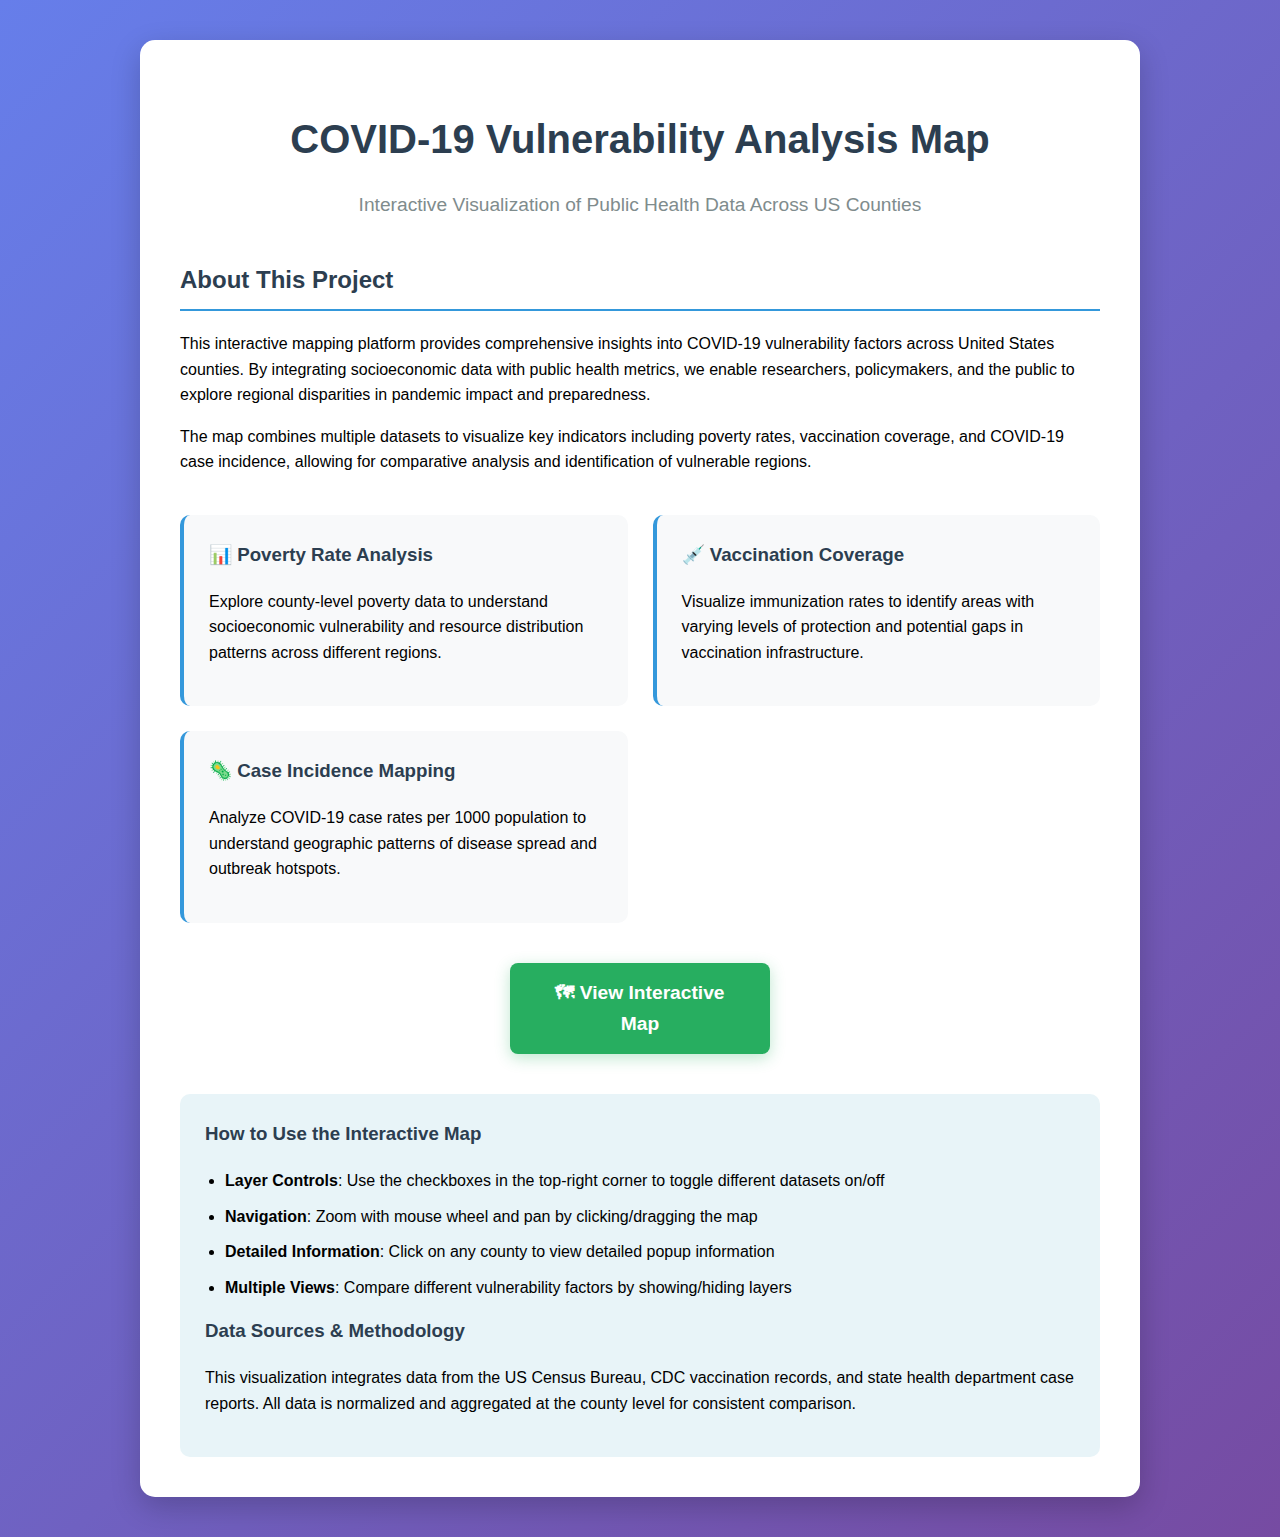
<file: index.html>
<!DOCTYPE html>
<html lang="en">
<head>
    <meta charset="UTF-8">
    <meta name="viewport" content="width=device-width, initial-scale=1.0">
    <title>COVID-19 Vulnerability Map</title>
    <style>
        body {
            font-family: Arial, sans-serif;
            max-width: 1000px;
            margin: 0 auto;
            padding: 40px 20px;
            line-height: 1.6;
            background: linear-gradient(135deg, #667eea 0%, #764ba2 100%);
            min-height: 100vh;
        }
        
        .container {
            background: white;
            padding: 40px;
            border-radius: 15px;
            box-shadow: 0 10px 30px rgba(0,0,0,0.2);
        }
        
        .header {
            text-align: center;
            margin-bottom: 40px;
        }
        
        .header h1 {
            color: #2c3e50;
            margin-bottom: 15px;
            font-size: 2.5em;
        }
        
        .header p {
            color: #7f8c8d;
            font-size: 1.2em;
        }
        
        .description {
            margin-bottom: 40px;
        }
        
        .description h2 {
            color: #2c3e50;
            border-bottom: 2px solid #3498db;
            padding-bottom: 10px;
        }
        
        .features {
            display: grid;
            grid-template-columns: repeat(auto-fit, minmax(300px, 1fr));
            gap: 25px;
            margin: 30px 0;
        }
        
        .feature-card {
            background: #f8f9fa;
            padding: 25px;
            border-radius: 10px;
            border-left: 4px solid #3498db;
        }
        
        .feature-card h3 {
            color: #2c3e50;
            margin-top: 0;
            display: flex;
            align-items: center;
            gap: 10px;
        }
        
        .fullscreen-button {
            display: block;
            width: 200px;
            margin: 40px auto;
            background: #27ae60;
            color: white;
            text-align: center;
            padding: 15px 30px;
            border-radius: 8px;
            text-decoration: none;
            font-size: 1.2em;
            font-weight: bold;
            transition: all 0.3s ease;
            box-shadow: 0 4px 15px rgba(39, 174, 96, 0.3);
        }
        
        .fullscreen-button:hover {
            background: #219653;
            transform: translateY(-2px);
            box-shadow: 0 6px 20px rgba(39, 174, 96, 0.4);
        }
        
        .instructions {
            background: #e8f4f8;
            padding: 25px;
            border-radius: 10px;
            margin-top: 30px;
        }
        
        .instructions h3 {
            color: #2c3e50;
            margin-top: 0;
        }
        
        .instructions ul {
            padding-left: 20px;
        }
        
        .instructions li {
            margin-bottom: 10px;
        }
    </style>
</head>
<body>
    <div class="container">
        <div class="header">
            <h1>COVID-19 Vulnerability Analysis Map</h1>
            <p>Interactive Visualization of Public Health Data Across US Counties</p>
        </div>

        <div class="description">
            <h2>About This Project</h2>
            <p>This interactive mapping platform provides comprehensive insights into COVID-19 vulnerability factors across United States counties. By integrating socioeconomic data with public health metrics, we enable researchers, policymakers, and the public to explore regional disparities in pandemic impact and preparedness.</p>
            
            <p>The map combines multiple datasets to visualize key indicators including poverty rates, vaccination coverage, and COVID-19 case incidence, allowing for comparative analysis and identification of vulnerable regions.</p>
        </div>

        <div class="features">
            <div class="feature-card">
                <h3>📊 Poverty Rate Analysis</h3>
                <p>Explore county-level poverty data to understand socioeconomic vulnerability and resource distribution patterns across different regions.</p>
            </div>
            
            <div class="feature-card">
                <h3>💉 Vaccination Coverage</h3>
                <p>Visualize immunization rates to identify areas with varying levels of protection and potential gaps in vaccination infrastructure.</p>
            </div>
            
            <div class="feature-card">
                <h3>🦠 Case Incidence Mapping</h3>
                <p>Analyze COVID-19 case rates per 1000 population to understand geographic patterns of disease spread and outbreak hotspots.</p>
            </div>
        </div>

        <a href="map.html" class="fullscreen-button" target="_blank">
            🗺 View Interactive Map
        </a>

        <div class="instructions">
            <h3>How to Use the Interactive Map</h3>
            <ul>
                <li><strong>Layer Controls</strong>: Use the checkboxes in the top-right corner to toggle different datasets on/off</li>
                <li><strong>Navigation</strong>: Zoom with mouse wheel and pan by clicking/dragging the map</li>
                <li><strong>Detailed Information</strong>: Click on any county to view detailed popup information</li>
                <li><strong>Multiple Views</strong>: Compare different vulnerability factors by showing/hiding layers</li>
            </ul>
            
            <h3>Data Sources & Methodology</h3>
            <p>This visualization integrates data from the US Census Bureau, CDC vaccination records, and state health department case reports. All data is normalized and aggregated at the county level for consistent comparison.</p>
        </div>
    </div>
</body>
</html>
</file>
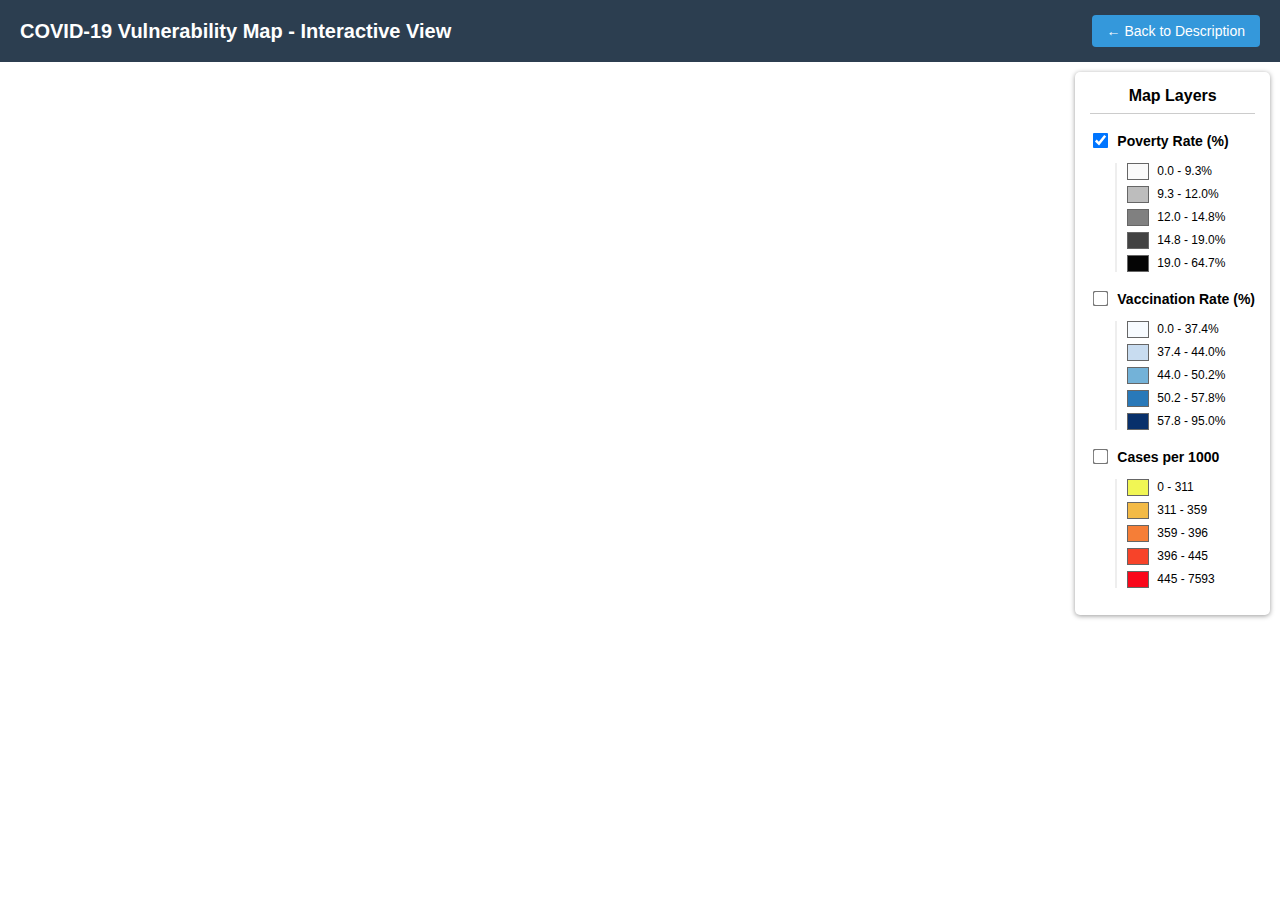
<file: fullscreen.html>
<!DOCTYPE html>
<html lang="en">
<head>
    <meta charset="UTF-8">
    <meta name="viewport" content="width=device-width, initial-scale=1.0">
    <title>COVID-19 Map - Full Screen</title>
    <style>
        body {
            margin: 0;
            padding: 0;
            font-family: Arial, sans-serif;
            height: 100vh;
            display: flex;
            flex-direction: column;
        }
        
        .header {
            background: #2c3e50;
            color: white;
            padding: 15px 20px;
            display: flex;
            justify-content: space-between;
            align-items: center;
            flex-shrink: 0;
        }
        
        .header h1 {
            margin: 0;
            font-size: 20px;
        }
        
        .back-button {
            background: #3498db;
            color: white;
            border: none;
            padding: 8px 15px;
            border-radius: 4px;
            cursor: pointer;
            text-decoration: none;
            font-size: 14px;
        }
        
        .back-button:hover {
            background: #2980b9;
        }
        
        #map-container {
            flex: 1;
            width: 100%;
            height: calc(100vh - 60px);
        }
        
        iframe {
            width: 100%;
            height: 100%;
            border: none;
        }
    </style>
</head>
<body>
    <div class="header">
        <h1>COVID-19 Vulnerability Map - Interactive View</h1>
        <a href="index.html" class="back-button">← Back to Description</a>
    </div>
    
    <div id="map-container">
        <iframe src="map.html"></iframe>
    </div>
</body>
</html>
</file>
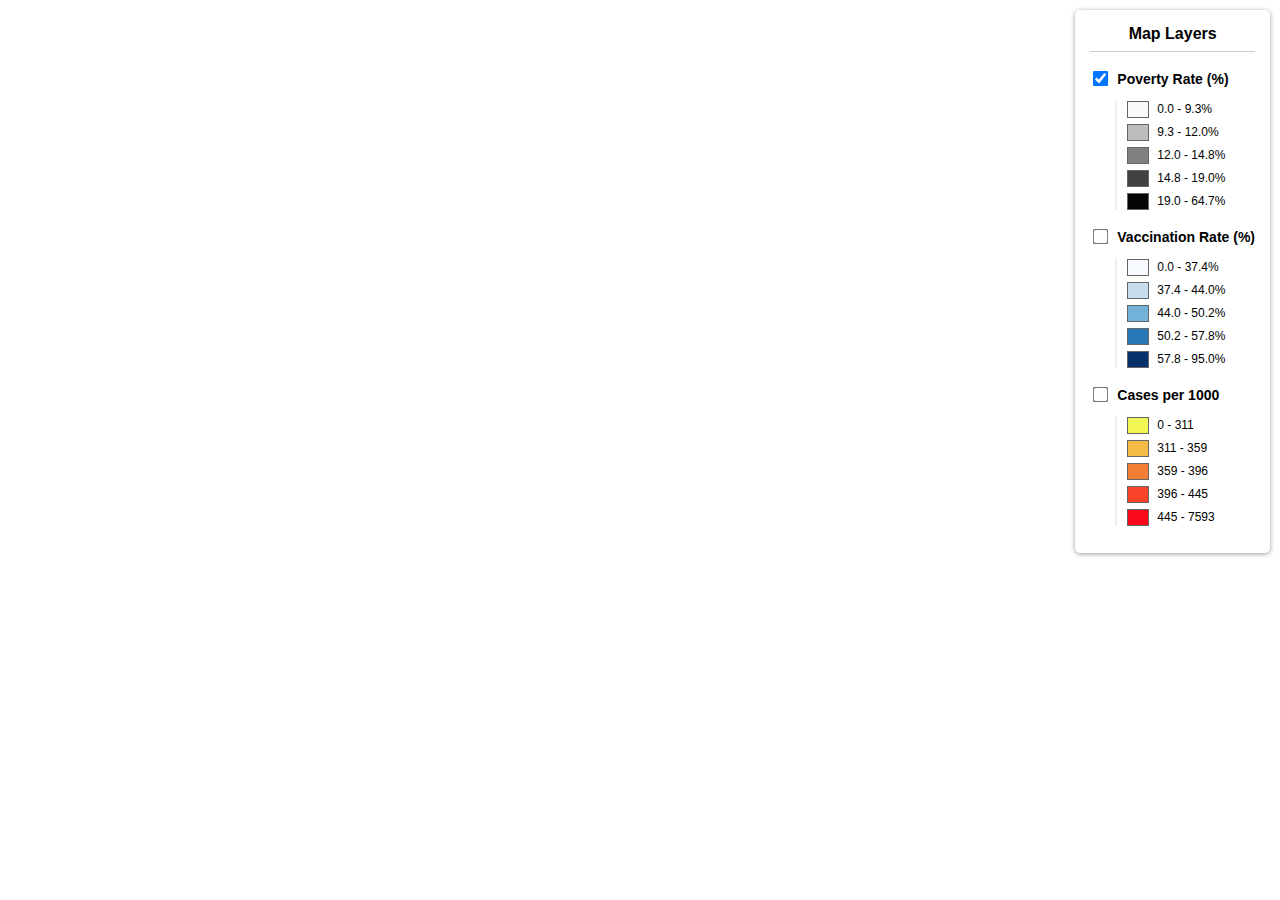
<file: map.html>
<!doctype html>
<html lang="en">
    <head>
        <meta charset="utf-8">
        <meta http-equiv="X-UA-Compatible" content="IE=edge">
        <meta name="viewport" content="initial-scale=1,user-scalable=no,maximum-scale=1,width=device-width">
        <meta name="mobile-web-app-capable" content="yes">
        <meta name="apple-mobile-web-app-capable" content="yes">
        <link rel="stylesheet" href="./resources/ol.css">
        <link rel="stylesheet" href="resources/fontawesome-all.min.css">
        <link href="resources/photon-geocoder-autocomplete.min.css" rel="stylesheet">
        <link rel="stylesheet" href="./resources/ol-layerswitcher.css">
        <link rel="stylesheet" href="./resources/qgis2web.css">
        <style>
        html, body {
            background-color: #ffffff;
        }
        .ol-control > * {
            background-color: #f8f8f8!important;
            color: #444444!important;
            border-radius: 0px;
        }
        .ol-attribution a, .gcd-gl-input::placeholder, .search-layer-input-search::placeholder {
            color: #444444!important;
        }
        .search-layer-input-search {
            background-color: #f8f8f8!important;
        }
        .ol-control > :focus, .ol-control >:hover {
            background-color: rgba(248, 248, 248, 0.7)!important;
        } 
        .ol-control {
            background-color: rgba(255,255,255,.4) !important;
            padding: 2px !important;
        } 
        </style>

        <style>
        html, body, #map {
            width: 100%;
            height: 100%;
            padding: 0;
            margin: 0;
        }
        
        /* Custom Layer Control Styles */
        .layer-control {
            position: absolute;
            top: 10px;
            right: 10px;
            background: white;
            padding: 15px;
            border-radius: 5px;
            box-shadow: 0 1px 5px rgba(0,0,0,0.4);
            z-index: 1000;
            max-width: 280px;
            font-family: Arial, sans-serif;
            font-size: 14px;
        }
        
        .layer-control-title {
            font-weight: bold;
            margin-bottom: 12px;
            text-align: center;
            border-bottom: 1px solid #ccc;
            padding-bottom: 8px;
            font-size: 16px;
        }
        
        .layer-item {
            margin-bottom: 12px;
        }
        
        .layer-header {
            display: flex;
            align-items: center;
            cursor: pointer;
            padding: 5px 0;
        }
        
        .layer-checkbox {
            margin-right: 10px;
            transform: scale(1.2);
        }
        
        .layer-label {
            font-weight: bold;
            flex-grow: 1;
            font-size: 14px;
        }
        
        .legend-section {
            margin-top: 8px;
            margin-left: 25px;
            border-left: 2px solid #eee;
            padding-left: 10px;
        }
        
        .legend-item {
            margin-bottom: 6px;
            display: flex;
            align-items: center;
        }
        
        .legend-color {
            width: 20px;
            height: 15px;
            margin-right: 8px;
            border: 1px solid #666;
            display: inline-block;
        }
        
        .legend-label {
            font-size: 12px;
            line-height: 1.3;
        }
        </style>
        <title>COVID-19 Vulnerability Map</title>
    </head>
    <body>
        <div id="map">
            <div id="popup" class="ol-popup">
                <a href="#" id="popup-closer" class="ol-popup-closer"></a>
                <div id="popup-content"></div>
            </div>
            
            <!-- Custom Layer Control -->
            <div class="layer-control">
                <div class="layer-control-title">Map Layers</div>
                
                <!-- Poverty Rate Layer -->
                <div class="layer-item">
                    <div class="layer-header">
                        <input type="checkbox" class="layer-checkbox" id="checkbox-poverty" checked>
                        <label class="layer-label" for="checkbox-poverty">Poverty Rate (%)</label>
                    </div>
                    <div class="legend-section">
                        <div class="legend-item">
                            <div class="legend-color" style="background-color: rgba(250,250,250,1.0)"></div>
                            <div class="legend-label">0.0 - 9.3%</div>
                        </div>
                        <div class="legend-item">
                            <div class="legend-color" style="background-color: rgba(189,189,189,1.0)"></div>
                            <div class="legend-label">9.3 - 12.0%</div>
                        </div>
                        <div class="legend-item">
                            <div class="legend-color" style="background-color: rgba(128,128,128,1.0)"></div>
                            <div class="legend-label">12.0 - 14.8%</div>
                        </div>
                        <div class="legend-item">
                            <div class="legend-color" style="background-color: rgba(66,66,66,1.0)"></div>
                            <div class="legend-label">14.8 - 19.0%</div>
                        </div>
                        <div class="legend-item">
                            <div class="legend-color" style="background-color: rgba(5,5,5,1.0)"></div>
                            <div class="legend-label">19.0 - 64.7%</div>
                        </div>
                    </div>
                </div>
                
                <!-- Vaccination Rate Layer -->
                <div class="layer-item">
                    <div class="layer-header">
                        <input type="checkbox" class="layer-checkbox" id="checkbox-vaccination">
                        <label class="layer-label" for="checkbox-vaccination">Vaccination Rate (%)</label>
                    </div>
                    <div class="legend-section">
                        <div class="legend-item">
                            <div class="legend-color" style="background-color: rgba(247,251,255,1.0)"></div>
                            <div class="legend-label">0.0 - 37.4%</div>
                        </div>
                        <div class="legend-item">
                            <div class="legend-color" style="background-color: rgba(200,220,240,1.0)"></div>
                            <div class="legend-label">37.4 - 44.0%</div>
                        </div>
                        <div class="legend-item">
                            <div class="legend-color" style="background-color: rgba(115,178,216,1.0)"></div>
                            <div class="legend-label">44.0 - 50.2%</div>
                        </div>
                        <div class="legend-item">
                            <div class="legend-color" style="background-color: rgba(41,121,185,1.0)"></div>
                            <div class="legend-label">50.2 - 57.8%</div>
                        </div>
                        <div class="legend-item">
                            <div class="legend-color" style="background-color: rgba(8,48,107,1.0)"></div>
                            <div class="legend-label">57.8 - 95.0%</div>
                        </div>
                    </div>
                </div>
                
                <!-- Cases per 1000 Layer -->
                <div class="layer-item">
                    <div class="layer-header">
                        <input type="checkbox" class="layer-checkbox" id="checkbox-cases">
                        <label class="layer-label" for="checkbox-cases">Cases per 1000</label>
                    </div>
                    <div class="legend-section">
                        <div class="legend-item">
                            <div class="legend-color" style="background-color: rgba(241,246,84,1.0)"></div>
                            <div class="legend-label">0 - 311</div>
                        </div>
                        <div class="legend-item">
                            <div class="legend-color" style="background-color: rgba(243,186,70,1.0)"></div>
                            <div class="legend-label">311 - 359</div>
                        </div>
                        <div class="legend-item">
                            <div class="legend-color" style="background-color: rgba(245,126,55,1.0)"></div>
                            <div class="legend-label">359 - 396</div>
                        </div>
                        <div class="legend-item">
                            <div class="legend-color" style="background-color: rgba(247,67,41,1.0)"></div>
                            <div class="legend-label">396 - 445</div>
                        </div>
                        <div class="legend-item">
                            <div class="legend-color" style="background-color: rgba(249,7,27,1.0)"></div>
                            <div class="legend-label">445 - 7593</div>
                        </div>
                    </div>
                </div>
            </div>
        </div>
        
        <script src="resources/qgis2web_expressions.js"></script>
        <script src="./resources/functions.js"></script>
        <script src="./resources/ol.js"></script>
        <script src="./resources/ol-layerswitcher.js"></script>
        <script src="resources/photon-geocoder-autocomplete.min.js"></script>
        
        <!-- Updated GitHub Release Links -->
        <script src="https://github.com/KIAChy21/COVID-19-Situation-USA-2023/releases/download/V1.0/COVID19casesper1000population_2.js"></script>
        <script src="https://github.com/KIAChy21/COVID-19-Situation-USA-2023/releases/download/V1.0/COVID19VaccinationRate_1.js"></script>
        <script src="https://github.com/KIAChy21/COVID-19-Situation-USA-2023/releases/download/V1.0/PovertyratebyCountyin2023_0.js"></script>
        <script src="https://github.com/KIAChy21/COVID-19-Situation-USA-2023/releases/download/V1.0/layers.js"></script>
        
        <!-- Style files - you'll need to provide these or remove if not available -->
        <script src="styles/PovertyratebyCountyin2023_0_style.js"></script>
        <script src="styles/COVID19VaccinationRate_1_style.js"></script>
        <script src="styles/COVID19casesper1000population_2_style.js"></script>
        
        <script src="./resources/Autolinker.min.js"></script>
        <script src="./resources/qgis2web.js"></script>
        
        <script>
        // Debug function to check what's loaded
        function debugLayers() {
            console.log("=== DEBUG LAYER INFORMATION ===");
            console.log("Map object:", typeof map !== 'undefined' ? "Exists" : "UNDEFINED");
            
            if (typeof map !== 'undefined') {
                const layers = map.getLayers();
                console.log("Total layers in map:", layers.getLength());
                
                layers.forEach(function(layer, index) {
                    console.log(Layer ${index}:, {
                        title: layer.get('title'),
                        visible: layer.getVisible(),
                        type: layer.get('type'),
                        className: layer.constructor.name
                    });
                });
            }
            
            // Check global layer variables
            console.log("Global layer variables:");
            console.log("layer_PovertyratebyCountyin2023_0:", typeof layer_PovertyratebyCountyin2023_0);
            console.log("layer_COVID19VaccinationRate_1:", typeof layer_COVID19VaccinationRate_1);
            console.log("layer_COVID19casesper1000population_2:", typeof layer_COVID19casesper1000population_2);
        }

        // Enhanced layer control initialization
        document.addEventListener('DOMContentLoaded', function() {
            console.log("DOM loaded, initializing map...");
            
            // Wait a bit longer for all scripts to load
            setTimeout(function() {
                initializeLayerControls();
                // Debug after initialization
                setTimeout(debugLayers, 500);
            }, 2000);
        });

        function initializeLayerControls() {
            console.log("=== INITIALIZING LAYER CONTROLS ===");
            
            // Check if map exists
            if (typeof map === 'undefined') {
                console.error("✗ Map object is not defined!");
                alert("Map failed to load. Please check the browser console for errors.");
                return;
            }
            
            console.log("✓ Map object found");

            // Add OpenStreetMap as base layer if not already present
            let hasOSM = false;
            map.getLayers().forEach(function(layer) {
                if (layer.get('title') === 'OpenStreetMap' || layer instanceof ol.layer.Tile) {
                    hasOSM = true;
                }
            });
            
            if (!hasOSM) {
                var osmLayer = new ol.layer.Tile({
                    title: 'OpenStreetMap',
                    type: 'base',
                    visible: true,
                    source: new ol.source.OSM()
                });
                map.getLayers().insertAt(0, osmLayer);
                console.log("✓ OpenStreetMap base layer added");
            }

            // Find layers using multiple methods
            let povertyLayer, vaccinationLayer, casesLayer;
            
            // Method 1: Check global variables (from your JS files)
            if (typeof layer_PovertyratebyCountyin2023_0 !== 'undefined') {
                povertyLayer = layer_PovertyratebyCountyin2023_0;
                console.log("✓ Poverty layer found via global variable");
            }
            if (typeof layer_COVID19VaccinationRate_1 !== 'undefined') {
                vaccinationLayer = layer_COVID19VaccinationRate_1;
                console.log("✓ Vaccination layer found via global variable");
            }
            if (typeof layer_COVID19casesper1000population_2 !== 'undefined') {
                casesLayer = layer_COVID19casesper1000population_2;
                console.log("✓ Cases layer found via global variable");
            }

            // Method 2: Search by layer title in map
            if (!povertyLayer || !vaccinationLayer || !casesLayer) {
                console.log("Searching for layers by title...");
                map.getLayers().forEach(function(layer) {
                    const title = layer.get('title');
                    if (!title) return;
                    
                    console.log("Found layer with title:", title);
                    
                    if (title.includes('Poverty') || title.includes('poverty')) {
                        povertyLayer = layer;
                        console.log("✓ Identified as Poverty layer");
                    } else if (title.includes('Vaccination') || title.includes('vaccination')) {
                        vaccinationLayer = layer;
                        console.log("✓ Identified as Vaccination layer");
                    } else if (title.includes('Cases') || title.includes('cases')) {
                        casesLayer = layer;
                        console.log("✓ Identified as Cases layer");
                    }
                });
            }

            // Method 3: Use layer order (data layers are typically added last)
            if (!povertyLayer || !vaccinationLayer || !casesLayer) {
                console.log("Trying to identify layers by position...");
                const layers = map.getLayers().getArray();
                const dataLayers = [];
                
                // Collect non-base layers
                for (let i = 0; i < layers.length; i++) {
                    if (layers[i].get('type') !== 'base') {
                        dataLayers.push(layers[i]);
                    }
                }
                
                console.log("Found", dataLayers.length, "data layers");
                
                // Assign by position if we have exactly 3 layers
                if (dataLayers.length >= 3) {
                    povertyLayer = dataLayers[0];
                    vaccinationLayer = dataLayers[1];
                    casesLayer = dataLayers[2];
                    console.log("✓ Assigned layers by position");
                }
            }

            // Set initial visibility
            if (povertyLayer) {
                povertyLayer.setVisible(true);
                console.log("✓ Poverty layer set to VISIBLE");
            } else {
                console.error("✗ Poverty layer NOT FOUND");
            }
            
            if (vaccinationLayer) {
                vaccinationLayer.setVisible(false);
                console.log("✓ Vaccination layer set to HIDDEN");
            } else {
                console.error("✗ Vaccination layer NOT FOUND");
            }
            
            if (casesLayer) {
                casesLayer.setVisible(false);
                console.log("✓ Cases layer set to HIDDEN");
            } else {
                console.error("✗ Cases layer NOT FOUND");
            }

            // Setup checkbox event handlers
            setupCheckboxHandlers(povertyLayer, vaccinationLayer, casesLayer);
            
            console.log("=== LAYER CONTROLS INITIALIZATION COMPLETE ===");
            
            // Force map refresh
            map.updateSize();
            map.render();
        }

        function setupCheckboxHandlers(povertyLayer, vaccinationLayer, casesLayer) {
            const povertyCheckbox = document.getElementById('checkbox-poverty');
            const vaccinationCheckbox = document.getElementById('checkbox-vaccination');
            const casesCheckbox = document.getElementById('checkbox-cases');

            // Poverty layer control
            if (povertyLayer && povertyCheckbox) {
                povertyCheckbox.addEventListener('change', function(e) {
                    console.log("Poverty checkbox changed to:", e.target.checked);
                    povertyLayer.setVisible(e.target.checked);
                });
            }

            // Vaccination layer control
            if (vaccinationLayer && vaccinationCheckbox) {
                vaccinationCheckbox.addEventListener('change', function(e) {
                    console.log("Vaccination checkbox changed to:", e.target.checked);
                    vaccinationLayer.setVisible(e.target.checked);
                });
            }

            // Cases layer control
            if (casesLayer && casesCheckbox) {
                casesCheckbox.addEventListener('change', function(e) {
                    console.log("Cases checkbox changed to:", e.target.checked);
                    casesLayer.setVisible(e.target.checked);
                });
            }

            // Add click handlers for labels
            document.querySelectorAll('.layer-label').forEach(function(label) {
                label.addEventListener('click', function() {
                    const checkbox = this.previousElementSibling;
                    if (checkbox) {
                        checkbox.checked = !checkbox.checked;
                        checkbox.dispatchEvent(new Event('change'));
                    }
                });
            });
        }

        // Error handling for failed resource loading
        window.addEventListener('error', function(e) {
            console.error('Script loading error:', e);
        });
        </script>
    </body>
</html>
</file>
<file: resources/ol.css>
<<<<<<< HEAD
<<<<<<< HEAD
.ol-box{box-sizing:border-box;border-radius:2px;border:2px solid #00f}.ol-mouse-position{top:8px;right:8px;position:absolute}.ol-scale-line{background:rgba(0,60,136,.3);border-radius:4px;bottom:8px;left:8px;padding:2px;position:absolute}.ol-scale-line-inner{border:1px solid #eee;border-top:none;color:#eee;font-size:10px;text-align:center;margin:1px;will-change:contents,width;transition:all .25s}.ol-scale-bar{position:absolute;bottom:8px;left:8px}.ol-scale-step-marker{width:1px;height:15px;background-color:#000;float:right;z-Index:10}.ol-scale-step-text{position:absolute;bottom:-5px;font-size:12px;z-Index:11;color:#000;text-shadow:-2px 0 #fff,0 2px #fff,2px 0 #fff,0 -2px #fff}.ol-scale-text{position:absolute;font-size:14px;text-align:center;bottom:25px;color:#000;text-shadow:-2px 0 #fff,0 2px #fff,2px 0 #fff,0 -2px #fff}.ol-scale-singlebar{position:relative;height:10px;z-Index:9;box-sizing:border-box;border:1px solid #000}.ol-unsupported{display:none}.ol-unselectable,.ol-viewport{-webkit-touch-callout:none;-webkit-user-select:none;-moz-user-select:none;-ms-user-select:none;user-select:none;-webkit-tap-highlight-color:transparent}.ol-selectable{-webkit-touch-callout:default;-webkit-user-select:text;-moz-user-select:text;-ms-user-select:text;user-select:text}.ol-grabbing{cursor:-webkit-grabbing;cursor:-moz-grabbing;cursor:grabbing}.ol-grab{cursor:move;cursor:-webkit-grab;cursor:-moz-grab;cursor:grab}.ol-control{position:absolute;background-color:rgba(255,255,255,.4);border-radius:4px;padding:2px}.ol-control:hover{background-color:rgba(255,255,255,.6)}.ol-zoom{top:.5em;left:.5em}.ol-rotate{top:.5em;right:.5em;transition:opacity .25s linear,visibility 0s linear}.ol-rotate.ol-hidden{opacity:0;visibility:hidden;transition:opacity .25s linear,visibility 0s linear .25s}.ol-zoom-extent{top:4.643em;left:.5em}.ol-full-screen{right:.5em;top:.5em}.ol-control button{display:block;margin:1px;padding:0;color:#fff;font-size:1.14em;font-weight:700;text-decoration:none;text-align:center;height:1.375em;width:1.375em;line-height:.4em;background-color:rgba(0,60,136,.5);border:none;border-radius:2px}.ol-control button::-moz-focus-inner{border:none;padding:0}.ol-zoom-extent button{line-height:1.4em}.ol-compass{display:block;font-weight:400;font-size:1.2em;will-change:transform}.ol-touch .ol-control button{font-size:1.5em}.ol-touch .ol-zoom-extent{top:5.5em}.ol-control button:focus,.ol-control button:hover{text-decoration:none;background-color:rgba(0,60,136,.7)}.ol-zoom .ol-zoom-in{border-radius:2px 2px 0 0}.ol-zoom .ol-zoom-out{border-radius:0 0 2px 2px}.ol-attribution{text-align:right;bottom:.5em;right:.5em;max-width:calc(100% - 1.3em)}.ol-attribution ul{margin:0;padding:0 .5em;color:#000;text-shadow:0 0 2px #fff}.ol-attribution li{display:inline;list-style:none}.ol-attribution li:not(:last-child):after{content:" "}.ol-attribution img{max-height:2em;max-width:inherit;vertical-align:middle}.ol-attribution button,.ol-attribution ul{display:inline-block}.ol-attribution.ol-collapsed ul{display:none}.ol-attribution:not(.ol-collapsed){background:rgba(255,255,255,.8)}.ol-attribution.ol-uncollapsible{bottom:0;right:0;border-radius:4px 0 0}.ol-attribution.ol-uncollapsible img{margin-top:-.2em;max-height:1.6em}.ol-attribution.ol-uncollapsible button{display:none}.ol-zoomslider{top:4.5em;left:.5em;height:200px}.ol-zoomslider button{position:relative;height:10px}.ol-touch .ol-zoomslider{top:5.5em}.ol-overviewmap{left:.5em;bottom:.5em}.ol-overviewmap.ol-uncollapsible{bottom:0;left:0;border-radius:0 4px 0 0}.ol-overviewmap .ol-overviewmap-map,.ol-overviewmap button{display:inline-block}.ol-overviewmap .ol-overviewmap-map{border:1px solid #7b98bc;height:150px;margin:2px;width:150px}.ol-overviewmap:not(.ol-collapsed) button{bottom:1px;left:2px;position:absolute}.ol-overviewmap.ol-collapsed .ol-overviewmap-map,.ol-overviewmap.ol-uncollapsible button{display:none}.ol-overviewmap:not(.ol-collapsed){background:rgba(255,255,255,.8)}.ol-overviewmap-box{border:2px dotted rgba(0,60,136,.7)}.ol-overviewmap .ol-overviewmap-box:hover{cursor:move}
=======
.ol-box{box-sizing:border-box;border-radius:2px;border:2px solid #00f}.ol-mouse-position{top:8px;right:8px;position:absolute}.ol-scale-line{background:rgba(0,60,136,.3);border-radius:4px;bottom:8px;left:8px;padding:2px;position:absolute}.ol-scale-line-inner{border:1px solid #eee;border-top:none;color:#eee;font-size:10px;text-align:center;margin:1px;will-change:contents,width;transition:all .25s}.ol-scale-bar{position:absolute;bottom:8px;left:8px}.ol-scale-step-marker{width:1px;height:15px;background-color:#000;float:right;z-Index:10}.ol-scale-step-text{position:absolute;bottom:-5px;font-size:12px;z-Index:11;color:#000;text-shadow:-2px 0 #fff,0 2px #fff,2px 0 #fff,0 -2px #fff}.ol-scale-text{position:absolute;font-size:14px;text-align:center;bottom:25px;color:#000;text-shadow:-2px 0 #fff,0 2px #fff,2px 0 #fff,0 -2px #fff}.ol-scale-singlebar{position:relative;height:10px;z-Index:9;box-sizing:border-box;border:1px solid #000}.ol-unsupported{display:none}.ol-unselectable,.ol-viewport{-webkit-touch-callout:none;-webkit-user-select:none;-moz-user-select:none;-ms-user-select:none;user-select:none;-webkit-tap-highlight-color:transparent}.ol-selectable{-webkit-touch-callout:default;-webkit-user-select:text;-moz-user-select:text;-ms-user-select:text;user-select:text}.ol-grabbing{cursor:-webkit-grabbing;cursor:-moz-grabbing;cursor:grabbing}.ol-grab{cursor:move;cursor:-webkit-grab;cursor:-moz-grab;cursor:grab}.ol-control{position:absolute;background-color:rgba(255,255,255,.4);border-radius:4px;padding:2px}.ol-control:hover{background-color:rgba(255,255,255,.6)}.ol-zoom{top:.5em;left:.5em}.ol-rotate{top:.5em;right:.5em;transition:opacity .25s linear,visibility 0s linear}.ol-rotate.ol-hidden{opacity:0;visibility:hidden;transition:opacity .25s linear,visibility 0s linear .25s}.ol-zoom-extent{top:4.643em;left:.5em}.ol-full-screen{right:.5em;top:.5em}.ol-control button{display:block;margin:1px;padding:0;color:#fff;font-size:1.14em;font-weight:700;text-decoration:none;text-align:center;height:1.375em;width:1.375em;line-height:.4em;background-color:rgba(0,60,136,.5);border:none;border-radius:2px}.ol-control button::-moz-focus-inner{border:none;padding:0}.ol-zoom-extent button{line-height:1.4em}.ol-compass{display:block;font-weight:400;font-size:1.2em;will-change:transform}.ol-touch .ol-control button{font-size:1.5em}.ol-touch .ol-zoom-extent{top:5.5em}.ol-control button:focus,.ol-control button:hover{text-decoration:none;background-color:rgba(0,60,136,.7)}.ol-zoom .ol-zoom-in{border-radius:2px 2px 0 0}.ol-zoom .ol-zoom-out{border-radius:0 0 2px 2px}.ol-attribution{text-align:right;bottom:.5em;right:.5em;max-width:calc(100% - 1.3em)}.ol-attribution ul{margin:0;padding:0 .5em;color:#000;text-shadow:0 0 2px #fff}.ol-attribution li{display:inline;list-style:none}.ol-attribution li:not(:last-child):after{content:" "}.ol-attribution img{max-height:2em;max-width:inherit;vertical-align:middle}.ol-attribution button,.ol-attribution ul{display:inline-block}.ol-attribution.ol-collapsed ul{display:none}.ol-attribution:not(.ol-collapsed){background:rgba(255,255,255,.8)}.ol-attribution.ol-uncollapsible{bottom:0;right:0;border-radius:4px 0 0}.ol-attribution.ol-uncollapsible img{margin-top:-.2em;max-height:1.6em}.ol-attribution.ol-uncollapsible button{display:none}.ol-zoomslider{top:4.5em;left:.5em;height:200px}.ol-zoomslider button{position:relative;height:10px}.ol-touch .ol-zoomslider{top:5.5em}.ol-overviewmap{left:.5em;bottom:.5em}.ol-overviewmap.ol-uncollapsible{bottom:0;left:0;border-radius:0 4px 0 0}.ol-overviewmap .ol-overviewmap-map,.ol-overviewmap button{display:inline-block}.ol-overviewmap .ol-overviewmap-map{border:1px solid #7b98bc;height:150px;margin:2px;width:150px}.ol-overviewmap:not(.ol-collapsed) button{bottom:1px;left:2px;position:absolute}.ol-overviewmap.ol-collapsed .ol-overviewmap-map,.ol-overviewmap.ol-uncollapsible button{display:none}.ol-overviewmap:not(.ol-collapsed){background:rgba(255,255,255,.8)}.ol-overviewmap-box{border:2px dotted rgba(0,60,136,.7)}.ol-overviewmap .ol-overviewmap-box:hover{cursor:move}
>>>>>>> 74eb222d49029f994ef7484fc6d5cab8c4976645
=======
<<<<<<< HEAD
.ol-box{box-sizing:border-box;border-radius:2px;border:2px solid #00f}.ol-mouse-position{top:8px;right:8px;position:absolute}.ol-scale-line{background:rgba(0,60,136,.3);border-radius:4px;bottom:8px;left:8px;padding:2px;position:absolute}.ol-scale-line-inner{border:1px solid #eee;border-top:none;color:#eee;font-size:10px;text-align:center;margin:1px;will-change:contents,width;transition:all .25s}.ol-scale-bar{position:absolute;bottom:8px;left:8px}.ol-scale-step-marker{width:1px;height:15px;background-color:#000;float:right;z-Index:10}.ol-scale-step-text{position:absolute;bottom:-5px;font-size:12px;z-Index:11;color:#000;text-shadow:-2px 0 #fff,0 2px #fff,2px 0 #fff,0 -2px #fff}.ol-scale-text{position:absolute;font-size:14px;text-align:center;bottom:25px;color:#000;text-shadow:-2px 0 #fff,0 2px #fff,2px 0 #fff,0 -2px #fff}.ol-scale-singlebar{position:relative;height:10px;z-Index:9;box-sizing:border-box;border:1px solid #000}.ol-unsupported{display:none}.ol-unselectable,.ol-viewport{-webkit-touch-callout:none;-webkit-user-select:none;-moz-user-select:none;-ms-user-select:none;user-select:none;-webkit-tap-highlight-color:transparent}.ol-selectable{-webkit-touch-callout:default;-webkit-user-select:text;-moz-user-select:text;-ms-user-select:text;user-select:text}.ol-grabbing{cursor:-webkit-grabbing;cursor:-moz-grabbing;cursor:grabbing}.ol-grab{cursor:move;cursor:-webkit-grab;cursor:-moz-grab;cursor:grab}.ol-control{position:absolute;background-color:rgba(255,255,255,.4);border-radius:4px;padding:2px}.ol-control:hover{background-color:rgba(255,255,255,.6)}.ol-zoom{top:.5em;left:.5em}.ol-rotate{top:.5em;right:.5em;transition:opacity .25s linear,visibility 0s linear}.ol-rotate.ol-hidden{opacity:0;visibility:hidden;transition:opacity .25s linear,visibility 0s linear .25s}.ol-zoom-extent{top:4.643em;left:.5em}.ol-full-screen{right:.5em;top:.5em}.ol-control button{display:block;margin:1px;padding:0;color:#fff;font-size:1.14em;font-weight:700;text-decoration:none;text-align:center;height:1.375em;width:1.375em;line-height:.4em;background-color:rgba(0,60,136,.5);border:none;border-radius:2px}.ol-control button::-moz-focus-inner{border:none;padding:0}.ol-zoom-extent button{line-height:1.4em}.ol-compass{display:block;font-weight:400;font-size:1.2em;will-change:transform}.ol-touch .ol-control button{font-size:1.5em}.ol-touch .ol-zoom-extent{top:5.5em}.ol-control button:focus,.ol-control button:hover{text-decoration:none;background-color:rgba(0,60,136,.7)}.ol-zoom .ol-zoom-in{border-radius:2px 2px 0 0}.ol-zoom .ol-zoom-out{border-radius:0 0 2px 2px}.ol-attribution{text-align:right;bottom:.5em;right:.5em;max-width:calc(100% - 1.3em)}.ol-attribution ul{margin:0;padding:0 .5em;color:#000;text-shadow:0 0 2px #fff}.ol-attribution li{display:inline;list-style:none}.ol-attribution li:not(:last-child):after{content:" "}.ol-attribution img{max-height:2em;max-width:inherit;vertical-align:middle}.ol-attribution button,.ol-attribution ul{display:inline-block}.ol-attribution.ol-collapsed ul{display:none}.ol-attribution:not(.ol-collapsed){background:rgba(255,255,255,.8)}.ol-attribution.ol-uncollapsible{bottom:0;right:0;border-radius:4px 0 0}.ol-attribution.ol-uncollapsible img{margin-top:-.2em;max-height:1.6em}.ol-attribution.ol-uncollapsible button{display:none}.ol-zoomslider{top:4.5em;left:.5em;height:200px}.ol-zoomslider button{position:relative;height:10px}.ol-touch .ol-zoomslider{top:5.5em}.ol-overviewmap{left:.5em;bottom:.5em}.ol-overviewmap.ol-uncollapsible{bottom:0;left:0;border-radius:0 4px 0 0}.ol-overviewmap .ol-overviewmap-map,.ol-overviewmap button{display:inline-block}.ol-overviewmap .ol-overviewmap-map{border:1px solid #7b98bc;height:150px;margin:2px;width:150px}.ol-overviewmap:not(.ol-collapsed) button{bottom:1px;left:2px;position:absolute}.ol-overviewmap.ol-collapsed .ol-overviewmap-map,.ol-overviewmap.ol-uncollapsible button{display:none}.ol-overviewmap:not(.ol-collapsed){background:rgba(255,255,255,.8)}.ol-overviewmap-box{border:2px dotted rgba(0,60,136,.7)}.ol-overviewmap .ol-overviewmap-box:hover{cursor:move}
=======
.ol-box{box-sizing:border-box;border-radius:2px;border:2px solid #00f}.ol-mouse-position{top:8px;right:8px;position:absolute}.ol-scale-line{background:rgba(0,60,136,.3);border-radius:4px;bottom:8px;left:8px;padding:2px;position:absolute}.ol-scale-line-inner{border:1px solid #eee;border-top:none;color:#eee;font-size:10px;text-align:center;margin:1px;will-change:contents,width;transition:all .25s}.ol-scale-bar{position:absolute;bottom:8px;left:8px}.ol-scale-step-marker{width:1px;height:15px;background-color:#000;float:right;z-Index:10}.ol-scale-step-text{position:absolute;bottom:-5px;font-size:12px;z-Index:11;color:#000;text-shadow:-2px 0 #fff,0 2px #fff,2px 0 #fff,0 -2px #fff}.ol-scale-text{position:absolute;font-size:14px;text-align:center;bottom:25px;color:#000;text-shadow:-2px 0 #fff,0 2px #fff,2px 0 #fff,0 -2px #fff}.ol-scale-singlebar{position:relative;height:10px;z-Index:9;box-sizing:border-box;border:1px solid #000}.ol-unsupported{display:none}.ol-unselectable,.ol-viewport{-webkit-touch-callout:none;-webkit-user-select:none;-moz-user-select:none;-ms-user-select:none;user-select:none;-webkit-tap-highlight-color:transparent}.ol-selectable{-webkit-touch-callout:default;-webkit-user-select:text;-moz-user-select:text;-ms-user-select:text;user-select:text}.ol-grabbing{cursor:-webkit-grabbing;cursor:-moz-grabbing;cursor:grabbing}.ol-grab{cursor:move;cursor:-webkit-grab;cursor:-moz-grab;cursor:grab}.ol-control{position:absolute;background-color:rgba(255,255,255,.4);border-radius:4px;padding:2px}.ol-control:hover{background-color:rgba(255,255,255,.6)}.ol-zoom{top:.5em;left:.5em}.ol-rotate{top:.5em;right:.5em;transition:opacity .25s linear,visibility 0s linear}.ol-rotate.ol-hidden{opacity:0;visibility:hidden;transition:opacity .25s linear,visibility 0s linear .25s}.ol-zoom-extent{top:4.643em;left:.5em}.ol-full-screen{right:.5em;top:.5em}.ol-control button{display:block;margin:1px;padding:0;color:#fff;font-size:1.14em;font-weight:700;text-decoration:none;text-align:center;height:1.375em;width:1.375em;line-height:.4em;background-color:rgba(0,60,136,.5);border:none;border-radius:2px}.ol-control button::-moz-focus-inner{border:none;padding:0}.ol-zoom-extent button{line-height:1.4em}.ol-compass{display:block;font-weight:400;font-size:1.2em;will-change:transform}.ol-touch .ol-control button{font-size:1.5em}.ol-touch .ol-zoom-extent{top:5.5em}.ol-control button:focus,.ol-control button:hover{text-decoration:none;background-color:rgba(0,60,136,.7)}.ol-zoom .ol-zoom-in{border-radius:2px 2px 0 0}.ol-zoom .ol-zoom-out{border-radius:0 0 2px 2px}.ol-attribution{text-align:right;bottom:.5em;right:.5em;max-width:calc(100% - 1.3em)}.ol-attribution ul{margin:0;padding:0 .5em;color:#000;text-shadow:0 0 2px #fff}.ol-attribution li{display:inline;list-style:none}.ol-attribution li:not(:last-child):after{content:" "}.ol-attribution img{max-height:2em;max-width:inherit;vertical-align:middle}.ol-attribution button,.ol-attribution ul{display:inline-block}.ol-attribution.ol-collapsed ul{display:none}.ol-attribution:not(.ol-collapsed){background:rgba(255,255,255,.8)}.ol-attribution.ol-uncollapsible{bottom:0;right:0;border-radius:4px 0 0}.ol-attribution.ol-uncollapsible img{margin-top:-.2em;max-height:1.6em}.ol-attribution.ol-uncollapsible button{display:none}.ol-zoomslider{top:4.5em;left:.5em;height:200px}.ol-zoomslider button{position:relative;height:10px}.ol-touch .ol-zoomslider{top:5.5em}.ol-overviewmap{left:.5em;bottom:.5em}.ol-overviewmap.ol-uncollapsible{bottom:0;left:0;border-radius:0 4px 0 0}.ol-overviewmap .ol-overviewmap-map,.ol-overviewmap button{display:inline-block}.ol-overviewmap .ol-overviewmap-map{border:1px solid #7b98bc;height:150px;margin:2px;width:150px}.ol-overviewmap:not(.ol-collapsed) button{bottom:1px;left:2px;position:absolute}.ol-overviewmap.ol-collapsed .ol-overviewmap-map,.ol-overviewmap.ol-uncollapsible button{display:none}.ol-overviewmap:not(.ol-collapsed){background:rgba(255,255,255,.8)}.ol-overviewmap-box{border:2px dotted rgba(0,60,136,.7)}.ol-overviewmap .ol-overviewmap-box:hover{cursor:move}
>>>>>>> 74eb222d49029f994ef7484fc6d5cab8c4976645
>>>>>>> ec68fa75b9deb11e84a82193fc8b674ef1ed3bbc
/*# sourceMappingURL=ol.css.map */
</file>
<file: resources/ol-layerswitcher.css>
.layer-switcher {
  position: absolute;
  top: 3.5em;
  right: 0.5em;
  text-align: left;
}

.layer-switcher .panel {
  margin: 0;
  border: 4px solid #eee;
  border-radius: 4px;
  background-color: white;
  display: none;
  max-height: inherit;
  height: 100%;
  box-sizing: border-box;
  overflow-y: auto;
}

.layer-switcher button {
  float: right;
  z-index: 1;
  width: 38px;
  height: 38px;
  background-image: url('[data-uri]')
    /*logo.png*/;
  background-repeat: no-repeat;
  background-position: 2px;
  background-color: white;
  color: black;
  border: none;
}

.layer-switcher button:focus,
.layer-switcher button:hover {
  background-color: white;
}

.layer-switcher.shown {
  overflow-y: hidden;
  display: flex;
  flex-direction: column;
  max-height: calc(100% - 5.5em);
}

.layer-switcher.shown.ol-control {
  background-color: transparent;
}

.layer-switcher.shown.ol-control:hover {
  background-color: transparent;
}
.layer-switcher.shown .panel {
  display: block;
}

.layer-switcher.shown button {
  display: none;
}

.layer-switcher.shown.layer-switcher-activation-mode-click > button {
  display: block;
  background-image: unset;
  right: 2px;
  position: absolute;
  background-color: #eee;
  margin: 1px;
}

.layer-switcher.shown button:focus,
.layer-switcher.shown button:hover {
  background-color: #fafafa;
}

.layer-switcher ul {
  list-style: none;
  margin: 1.6em 0.4em;
  padding-left: 0;
}
.layer-switcher ul ul {
  padding-left: 1.2em;
  margin: 0.1em 0 0 0;
}
.layer-switcher li.group + li.group {
  margin-top: 0.4em;
}
.layer-switcher li.group + li.layer-switcher-base-group {
}

.layer-switcher li.group > label {
  font-weight: bold;
}

.layer-switcher.layer-switcher-group-select-style-none li.group > label {
  padding-left: 1.2em;
}

.layer-switcher li {
  position: relative;
  margin-top: 0.3em;
}

.layer-switcher li input {
  position: absolute;
  left: 1.2em;
  height: 1em;
  width: 1em;
  font-size: 1em;
}
.layer-switcher li label {
  padding-left: 2.7em;
  padding-right: 1.2em;
  display: inline-block;
  margin-top: 1px;
}

.layer-switcher label.disabled {
  opacity: 0.4;
}

.layer-switcher input {
  margin: 0px;
}

.layer-switcher.touch ::-webkit-scrollbar {
  width: 4px;
}

.layer-switcher.touch ::-webkit-scrollbar-track {
  -webkit-box-shadow: inset 0 0 6px rgba(0, 0, 0, 0.3);
  border-radius: 10px;
}

.layer-switcher.touch ::-webkit-scrollbar-thumb {
  border-radius: 10px;
  -webkit-box-shadow: inset 0 0 6px rgba(0, 0, 0, 0.5);
}

li.layer-switcher-base-group > label {
  padding-left: 1.2em;
}

.layer-switcher .group button {
  position: absolute;
  left: 0;
  display: inline-block;
  vertical-align: top;
  float: none;
  font-size: 1em;
  width: 1em;
  height: 1em;
  margin: 0;
  background-position: center 2px;
  background-image: url('[data-uri]');
  -webkit-transition: -webkit-transform 0.2s ease-in-out;
  -ms-transition: -ms-transform 0.2s ease-in-out;
  transition: transform 0.2s ease-in-out;
}

.layer-switcher .group.layer-switcher-close button {
  transform: rotate(-90deg);
  -webkit-transform: rotate(-90deg);
}

.layer-switcher .group.layer-switcher-fold.layer-switcher-close > ul {
  overflow: hidden;
  height: 0;
}

/*layerswitcher on the right*/
.layer-switcher.shown.layer-switcher-activation-mode-click {
  padding-left: 34px;
}
.layer-switcher.shown.layer-switcher-activation-mode-click > button {
  left: 0;
  border-right: 0;
}

/*layerswitcher on the left*/
/*
.layer-switcher.shown.layer-switcher-activation-mode-click {
  padding-right: 34px;
}
.layer-switcher.shown.layer-switcher-activation-mode-click > button {
  right: 0;
  border-left: 0;
}
*/
</file>
<file: resources/qgis2web.css>
<<<<<<< HEAD
<<<<<<< HEAD
html, body {
    height: 100%;
    padding: 0;
    margin: 0;
    font-family: sans-serif;
    font-size: small;
}


#map {
    width: 100%;
    height: 100%;
}

.ol-control {
	clear: both;
	box-shadow: 0 3px 14px rgba(0, 0, 0, 0.4);
}

.ol-selectable {
	z-index: 3;
}

.ol-popup {
    display: none;
    position: absolute;
    background-color: white;
    padding: 15px;
	border-radius: 10px;
    bottom: 10px;
    left: 50%;
    transform: translateX(-50%);
	box-shadow: 0 3px 14px rgba(0,0,0,0.4);
}

.ol-popup:after, .ol-popup:before {
    top: 100%;
    border: solid transparent;
    content: " ";
    position: absolute;
}

.ol-popup:after {
    border-top-color: white;
    border-width: 10px;
    left: 50%;
    margin-left: -10px;
}

.ol-popup:before {
    border-top-color: #cccccc;
    border-width: 11px;
    left: 50%;
    margin-left: -11px;
}

.ol-popup-closer {
	text-decoration: none;
    position: absolute;
    top: 4px;
    right: 4px;
    text-align: center;
    width: 19px;
    color: #999;
    font-family: cursive;
    font-weight: bold;
}

.ol-popup-closer:after {
    content: "X";
}

#popup-content {
	font-size: 12px;
    line-height: 1.2;
    margin-top: 5px;
	max-height: 70vh;
	max-width: 70vw;
	overflow: auto;
}

#popup-content ul {
    list-style-type: none;
    padding-left: 0;
	margin: unset;
}

#popup-content li {
    margin-bottom:0.25em;
}

#popup-content>ul>li>a {
    position: relative;
    display: block;
    padding: 2px;
    border-bottom: 1px solid #666;
    font-size: 12.5px;
}

#popup-content>table {
    font-size: 11.4px;
}

.roller-switcher {
	background-image: url(lds-roller.gif);
	background-size: contain;
	height: 19px;
	width: 19px;
	display: inline-block;
}

th, td {
    vertical-align: top;
    text-align: left;
	color: #333;
}

th {
	min-width: 100px;
}
td {
	min-width: 100px;
}

td img {
	max-height: 60vh!important;
	max-width: 60vw!important;
}

td video {
	max-height: 60vh!important;
	max-width: 60vw!important;
}

.ol-overlaycontainer-stopevent #top-right-container .layer-switcher:hover ~ .ol-overlaycontainer-stopevent .ol-overlay-container .ol-popup {
    display: none!important;
}


#top-left-container {
    position: absolute;
    left: 0;
    top: 0;
}
#bottom-left-container {
    position: absolute;
    left: 0;
    bottom: 0;
}
#top-right-container {
    position: absolute;
    right: 0;
    top: 0;
    display: contents;
}
#bottom-right-container {
    position: absolute;
    right: 0;
    bottom: 0;
}

.top-left-title, .top-left-abstract  {
    position: relative;
    float: left;
    margin-top: 8px;
    margin-left: 8px;
}
.bottom-left-title, .bottom-left-abstract  {
    position: relative;
    float: left;
    margin-bottom: 8px;
    margin-left: 8px;
}
.top-right-title, .top-right-abstract  {
    position: relative;
    float: right;
    margin-top: 8px;
    margin-right: 8px;
}
.bottom-right-title, .bottom-right-abstract  {
    position: relative;
    float: right;
    margin-bottom: 8px;
    margin-right: 8px;
}


.project-title  {
    margin: 1px;
    padding: 5px;
}

#abstract {
    max-width: 30%;
}
.ol-touch #abstract {
    max-width: 50%;
}

.project-abstract {
    font: bold 18px 'Lucida Console', Monaco, monospace;
    width: 20px;
    height: 20px;
    display: block;
    text-align: center;
    cursor: pointer;
    padding: 3px;
    
}

.project-abstract-uncollapsed {
    width: auto;
    height: auto;
    display: block;
    padding: 3px;
    cursor: default;
    margin: 1px;
}


.ol-zoom {
	position: relative;
    float: left;
    top: unset;
    left: unset;
    margin-top: 8px;
    margin-left: 8px;
}


/* measurement */
.measure-control {
	position: relative;
    float: left;
    top: unset !important;
    left: unset !important;
    margin-top: 8px;
    margin-left: 8px;
	display: flex;
}

.tooltip {
    position: relative;
    background: rgba(0, 0, 0, 0.5);
    border-radius: 4px;
    color: white;
    padding: 4px 8px;
    opacity: 0.7;
    white-space: nowrap;
  }
  .tooltip-measure {
    opacity: 1;
    font-weight: bold;
  }
  .tooltip-static {
    background-color: #ffcc33;
    color: black;
    border: 1px solid white;
  }
  .tooltip-measure:before,
  .tooltip-static:before {
    border-top: 6px solid rgba(0, 0, 0, 0.5);
    border-right: 6px solid transparent;
    border-left: 6px solid transparent;
    content: "";
    position: absolute;
    bottom: -6px;
    margin-left: -7px;
    left: 50%;
  }
  .tooltip-static:before {
    border-top-color: #ffcc33;
  }
  .ol-touch .measure-control {
    top: 130px;
  }
  .measure-control label {
    padding: 1px;
    padding-right: 4px;
  }


 .geolocate {
 position: relative !important;
 float: left;
 top: unset !important;
 left: unset !important;
 margin-top: 8px;
 margin-left: 8px;
}


.ol-geocoder.gcd-gl-container {
    position: relative !important;
    float: left !important;
    top: unset;
    left: unset;
	margin-top: 8px;
    margin-left: 8px;
    clear: both;
}
.gcd-gl-control {
	position: relative !important;
}
.gcd-gl-control button:after{
	display: none;
}

.search-layer {
	position: relative !important;
    float: left;
    top: unset !important;
    left: unset !important;
    margin-top: 8px;
    margin-left: 8px;
}

.search-layer-input-search{
    left: 26px;
    width: 144px;
    top: 3px;
    padding: 3px;
}

.search-layer-input-search:after{
    left: 27px;
    width: 139px;
    top: 0px;
    padding: 4px;
    border: 3px solid rgba(255,255,255,.4) !important;
}

.ol-scale-line {
    background: none !important;
    position: relative;
    float: left;
    bottom: unset;
    left: unset;
    margin-bottom: 8px;
    margin-left: 8px;
}
.ol-scale-line-inner {
    border: 2px solid ;
    border-top: none ;
    background: rgba(255, 255, 255, 0.5);
    color: black;
	margin: unset;
}

.layer-switcher {
    position: relative;
    float: right;
    top: unset;
    right: 0;
    bottom: unset!important;
    margin-top: 8px;
    margin-right: 8px;
	padding: 3px;
	background-color: rgba(255,255,255,.4)!important;
}

.layer-switcher:hover{
	background-color: rgba(255, 255, 255, .6)!important;
}

.layer-switcher .panel {
	border: unset;
	border-radius: unset;
    float: right;
    width: fit-content;
	margin: 1px;
	max-height: calc(100vh - 200px);
    box-sizing: unset;
}

.layer-switcher.shown{
    align-items: flex-end;
}

.layer-switcher.shown.layer-switcher-activation-mode-click > button {
    position: relative;
	border-radius: 5px;
	font-size: x-large;
	font-family: serif;
    z-index: 2;
}

.layer-switcher img {
    max-width: 22px;
    max-height: 22px;
}


.ol-attribution {
	display: none;
}
.bottom-attribution {
	float: right;
	position: relative;
	display: flex;
    font-size: 0.9rem;
	}
.bottom-attribution a {
	color:#0078A8;
    text-decoration: none;
	}
.bottom-attribution a:hover {
    text-decoration: underline;
    }
.bottom-attribution button {
	display: none;
	}
.bottom-attribution ul {
	padding: unset;
	margin: unset;
	display: flex;
	list-style: none;
	} 	
.bottom-attribution > li {
	padding-left: 8px !important;
	list-style: none;	
	}

.fa-exclamation-triangle {
    color: orangered;
	font-size: 15px;
=======
html, body {
    height: 100%;
    padding: 0;
    margin: 0;
    font-family: sans-serif;
    font-size: small;
}


#map {
    width: 100%;
    height: 100%;
}

.ol-control {
	clear: both;
	box-shadow: 0 3px 14px rgba(0, 0, 0, 0.4);
}

.ol-selectable {
	z-index: 3;
}

.ol-popup {
    display: none;
    position: absolute;
    background-color: white;
    padding: 15px;
	border-radius: 10px;
    bottom: 10px;
    left: 50%;
    transform: translateX(-50%);
	box-shadow: 0 3px 14px rgba(0,0,0,0.4);
}

.ol-popup:after, .ol-popup:before {
    top: 100%;
    border: solid transparent;
    content: " ";
    position: absolute;
}

.ol-popup:after {
    border-top-color: white;
    border-width: 10px;
    left: 50%;
    margin-left: -10px;
}

.ol-popup:before {
    border-top-color: #cccccc;
    border-width: 11px;
    left: 50%;
    margin-left: -11px;
}

.ol-popup-closer {
	text-decoration: none;
    position: absolute;
    top: 4px;
    right: 4px;
    text-align: center;
    width: 19px;
    color: #999;
    font-family: cursive;
    font-weight: bold;
}

.ol-popup-closer:after {
    content: "X";
}

#popup-content {
	font-size: 12px;
    line-height: 1.2;
    margin-top: 5px;
	max-height: 70vh;
	max-width: 70vw;
	overflow: auto;
}

#popup-content ul {
    list-style-type: none;
    padding-left: 0;
	margin: unset;
}

#popup-content li {
    margin-bottom:0.25em;
}

#popup-content>ul>li>a {
    position: relative;
    display: block;
    padding: 2px;
    border-bottom: 1px solid #666;
    font-size: 12.5px;
}

#popup-content>table {
    font-size: 11.4px;
}

.roller-switcher {
	background-image: url(lds-roller.gif);
	background-size: contain;
	height: 19px;
	width: 19px;
	display: inline-block;
}

th, td {
    vertical-align: top;
    text-align: left;
	color: #333;
}

th {
	min-width: 100px;
}
td {
	min-width: 100px;
}

td img {
	max-height: 60vh!important;
	max-width: 60vw!important;
}

td video {
	max-height: 60vh!important;
	max-width: 60vw!important;
}

.ol-overlaycontainer-stopevent #top-right-container .layer-switcher:hover ~ .ol-overlaycontainer-stopevent .ol-overlay-container .ol-popup {
    display: none!important;
}


#top-left-container {
    position: absolute;
    left: 0;
    top: 0;
}
#bottom-left-container {
    position: absolute;
    left: 0;
    bottom: 0;
}
#top-right-container {
    position: absolute;
    right: 0;
    top: 0;
    display: contents;
}
#bottom-right-container {
    position: absolute;
    right: 0;
    bottom: 0;
}

.top-left-title, .top-left-abstract  {
    position: relative;
    float: left;
    margin-top: 8px;
    margin-left: 8px;
}
.bottom-left-title, .bottom-left-abstract  {
    position: relative;
    float: left;
    margin-bottom: 8px;
    margin-left: 8px;
}
.top-right-title, .top-right-abstract  {
    position: relative;
    float: right;
    margin-top: 8px;
    margin-right: 8px;
}
.bottom-right-title, .bottom-right-abstract  {
    position: relative;
    float: right;
    margin-bottom: 8px;
    margin-right: 8px;
}


.project-title  {
    margin: 1px;
    padding: 5px;
}

#abstract {
    max-width: 30%;
}
.ol-touch #abstract {
    max-width: 50%;
}

.project-abstract {
    font: bold 18px 'Lucida Console', Monaco, monospace;
    width: 20px;
    height: 20px;
    display: block;
    text-align: center;
    cursor: pointer;
    padding: 3px;
    
}

.project-abstract-uncollapsed {
    width: auto;
    height: auto;
    display: block;
    padding: 3px;
    cursor: default;
    margin: 1px;
}


.ol-zoom {
	position: relative;
    float: left;
    top: unset;
    left: unset;
    margin-top: 8px;
    margin-left: 8px;
}


/* measurement */
.measure-control {
	position: relative;
    float: left;
    top: unset !important;
    left: unset !important;
    margin-top: 8px;
    margin-left: 8px;
	display: flex;
}

.tooltip {
    position: relative;
    background: rgba(0, 0, 0, 0.5);
    border-radius: 4px;
    color: white;
    padding: 4px 8px;
    opacity: 0.7;
    white-space: nowrap;
  }
  .tooltip-measure {
    opacity: 1;
    font-weight: bold;
  }
  .tooltip-static {
    background-color: #ffcc33;
    color: black;
    border: 1px solid white;
  }
  .tooltip-measure:before,
  .tooltip-static:before {
    border-top: 6px solid rgba(0, 0, 0, 0.5);
    border-right: 6px solid transparent;
    border-left: 6px solid transparent;
    content: "";
    position: absolute;
    bottom: -6px;
    margin-left: -7px;
    left: 50%;
  }
  .tooltip-static:before {
    border-top-color: #ffcc33;
  }
  .ol-touch .measure-control {
    top: 130px;
  }
  .measure-control label {
    padding: 1px;
    padding-right: 4px;
  }


 .geolocate {
 position: relative !important;
 float: left;
 top: unset !important;
 left: unset !important;
 margin-top: 8px;
 margin-left: 8px;
}


.ol-geocoder.gcd-gl-container {
    position: relative !important;
    float: left !important;
    top: unset;
    left: unset;
	margin-top: 8px;
    margin-left: 8px;
    clear: both;
}
.gcd-gl-control {
	position: relative !important;
}
.gcd-gl-control button:after{
	display: none;
}

.search-layer {
	position: relative !important;
    float: left;
    top: unset !important;
    left: unset !important;
    margin-top: 8px;
    margin-left: 8px;
}

.search-layer-input-search{
    left: 26px;
    width: 144px;
    top: 3px;
    padding: 3px;
}

.search-layer-input-search:after{
    left: 27px;
    width: 139px;
    top: 0px;
    padding: 4px;
    border: 3px solid rgba(255,255,255,.4) !important;
}

.ol-scale-line {
    background: none !important;
    position: relative;
    float: left;
    bottom: unset;
    left: unset;
    margin-bottom: 8px;
    margin-left: 8px;
}
.ol-scale-line-inner {
    border: 2px solid ;
    border-top: none ;
    background: rgba(255, 255, 255, 0.5);
    color: black;
	margin: unset;
}

.layer-switcher {
    position: relative;
    float: right;
    top: unset;
    right: 0;
    bottom: unset!important;
    margin-top: 8px;
    margin-right: 8px;
	padding: 3px;
	background-color: rgba(255,255,255,.4)!important;
}

.layer-switcher:hover{
	background-color: rgba(255, 255, 255, .6)!important;
}

.layer-switcher .panel {
	border: unset;
	border-radius: unset;
    float: right;
    width: fit-content;
	margin: 1px;
	max-height: calc(100vh - 200px);
    box-sizing: unset;
}

.layer-switcher.shown{
    align-items: flex-end;
}

.layer-switcher.shown.layer-switcher-activation-mode-click > button {
    position: relative;
	border-radius: 5px;
	font-size: x-large;
	font-family: serif;
    z-index: 2;
}

.layer-switcher img {
    max-width: 22px;
    max-height: 22px;
}


.ol-attribution {
	display: none;
}
.bottom-attribution {
	float: right;
	position: relative;
	display: flex;
    font-size: 0.9rem;
	}
.bottom-attribution a {
	color:#0078A8;
    text-decoration: none;
	}
.bottom-attribution a:hover {
    text-decoration: underline;
    }
.bottom-attribution button {
	display: none;
	}
.bottom-attribution ul {
	padding: unset;
	margin: unset;
	display: flex;
	list-style: none;
	} 	
.bottom-attribution > li {
	padding-left: 8px !important;
	list-style: none;	
	}

.fa-exclamation-triangle {
    color: orangered;
	font-size: 15px;
>>>>>>> 74eb222d49029f994ef7484fc6d5cab8c4976645
=======
<<<<<<< HEAD
html, body {
    height: 100%;
    padding: 0;
    margin: 0;
    font-family: sans-serif;
    font-size: small;
}


#map {
    width: 100%;
    height: 100%;
}

.ol-control {
	clear: both;
	box-shadow: 0 3px 14px rgba(0, 0, 0, 0.4);
}

.ol-selectable {
	z-index: 3;
}

.ol-popup {
    display: none;
    position: absolute;
    background-color: white;
    padding: 15px;
	border-radius: 10px;
    bottom: 10px;
    left: 50%;
    transform: translateX(-50%);
	box-shadow: 0 3px 14px rgba(0,0,0,0.4);
}

.ol-popup:after, .ol-popup:before {
    top: 100%;
    border: solid transparent;
    content: " ";
    position: absolute;
}

.ol-popup:after {
    border-top-color: white;
    border-width: 10px;
    left: 50%;
    margin-left: -10px;
}

.ol-popup:before {
    border-top-color: #cccccc;
    border-width: 11px;
    left: 50%;
    margin-left: -11px;
}

.ol-popup-closer {
	text-decoration: none;
    position: absolute;
    top: 4px;
    right: 4px;
    text-align: center;
    width: 19px;
    color: #999;
    font-family: cursive;
    font-weight: bold;
}

.ol-popup-closer:after {
    content: "X";
}

#popup-content {
	font-size: 12px;
    line-height: 1.2;
    margin-top: 5px;
	max-height: 70vh;
	max-width: 70vw;
	overflow: auto;
}

#popup-content ul {
    list-style-type: none;
    padding-left: 0;
	margin: unset;
}

#popup-content li {
    margin-bottom:0.25em;
}

#popup-content>ul>li>a {
    position: relative;
    display: block;
    padding: 2px;
    border-bottom: 1px solid #666;
    font-size: 12.5px;
}

#popup-content>table {
    font-size: 11.4px;
}

.roller-switcher {
	background-image: url(lds-roller.gif);
	background-size: contain;
	height: 19px;
	width: 19px;
	display: inline-block;
}

th, td {
    vertical-align: top;
    text-align: left;
	color: #333;
}

th {
	min-width: 100px;
}
td {
	min-width: 100px;
}

td img {
	max-height: 60vh!important;
	max-width: 60vw!important;
}

td video {
	max-height: 60vh!important;
	max-width: 60vw!important;
}

.ol-overlaycontainer-stopevent #top-right-container .layer-switcher:hover ~ .ol-overlaycontainer-stopevent .ol-overlay-container .ol-popup {
    display: none!important;
}


#top-left-container {
    position: absolute;
    left: 0;
    top: 0;
}
#bottom-left-container {
    position: absolute;
    left: 0;
    bottom: 0;
}
#top-right-container {
    position: absolute;
    right: 0;
    top: 0;
    display: contents;
}
#bottom-right-container {
    position: absolute;
    right: 0;
    bottom: 0;
}

.top-left-title, .top-left-abstract  {
    position: relative;
    float: left;
    margin-top: 8px;
    margin-left: 8px;
}
.bottom-left-title, .bottom-left-abstract  {
    position: relative;
    float: left;
    margin-bottom: 8px;
    margin-left: 8px;
}
.top-right-title, .top-right-abstract  {
    position: relative;
    float: right;
    margin-top: 8px;
    margin-right: 8px;
}
.bottom-right-title, .bottom-right-abstract  {
    position: relative;
    float: right;
    margin-bottom: 8px;
    margin-right: 8px;
}


.project-title  {
    margin: 1px;
    padding: 5px;
}

#abstract {
    max-width: 30%;
}
.ol-touch #abstract {
    max-width: 50%;
}

.project-abstract {
    font: bold 18px 'Lucida Console', Monaco, monospace;
    width: 20px;
    height: 20px;
    display: block;
    text-align: center;
    cursor: pointer;
    padding: 3px;
    
}

.project-abstract-uncollapsed {
    width: auto;
    height: auto;
    display: block;
    padding: 3px;
    cursor: default;
    margin: 1px;
}


.ol-zoom {
	position: relative;
    float: left;
    top: unset;
    left: unset;
    margin-top: 8px;
    margin-left: 8px;
}


/* measurement */
.measure-control {
	position: relative;
    float: left;
    top: unset !important;
    left: unset !important;
    margin-top: 8px;
    margin-left: 8px;
	display: flex;
}

.tooltip {
    position: relative;
    background: rgba(0, 0, 0, 0.5);
    border-radius: 4px;
    color: white;
    padding: 4px 8px;
    opacity: 0.7;
    white-space: nowrap;
  }
  .tooltip-measure {
    opacity: 1;
    font-weight: bold;
  }
  .tooltip-static {
    background-color: #ffcc33;
    color: black;
    border: 1px solid white;
  }
  .tooltip-measure:before,
  .tooltip-static:before {
    border-top: 6px solid rgba(0, 0, 0, 0.5);
    border-right: 6px solid transparent;
    border-left: 6px solid transparent;
    content: "";
    position: absolute;
    bottom: -6px;
    margin-left: -7px;
    left: 50%;
  }
  .tooltip-static:before {
    border-top-color: #ffcc33;
  }
  .ol-touch .measure-control {
    top: 130px;
  }
  .measure-control label {
    padding: 1px;
    padding-right: 4px;
  }


 .geolocate {
 position: relative !important;
 float: left;
 top: unset !important;
 left: unset !important;
 margin-top: 8px;
 margin-left: 8px;
}


.ol-geocoder.gcd-gl-container {
    position: relative !important;
    float: left !important;
    top: unset;
    left: unset;
	margin-top: 8px;
    margin-left: 8px;
    clear: both;
}
.gcd-gl-control {
	position: relative !important;
}
.gcd-gl-control button:after{
	display: none;
}

.search-layer {
	position: relative !important;
    float: left;
    top: unset !important;
    left: unset !important;
    margin-top: 8px;
    margin-left: 8px;
}

.search-layer-input-search{
    left: 26px;
    width: 144px;
    top: 3px;
    padding: 3px;
}

.search-layer-input-search:after{
    left: 27px;
    width: 139px;
    top: 0px;
    padding: 4px;
    border: 3px solid rgba(255,255,255,.4) !important;
}

.ol-scale-line {
    background: none !important;
    position: relative;
    float: left;
    bottom: unset;
    left: unset;
    margin-bottom: 8px;
    margin-left: 8px;
}
.ol-scale-line-inner {
    border: 2px solid ;
    border-top: none ;
    background: rgba(255, 255, 255, 0.5);
    color: black;
	margin: unset;
}

.layer-switcher {
    position: relative;
    float: right;
    top: unset;
    right: 0;
    bottom: unset!important;
    margin-top: 8px;
    margin-right: 8px;
	padding: 3px;
	background-color: rgba(255,255,255,.4)!important;
}

.layer-switcher:hover{
	background-color: rgba(255, 255, 255, .6)!important;
}

.layer-switcher .panel {
	border: unset;
	border-radius: unset;
    float: right;
    width: fit-content;
	margin: 1px;
	max-height: calc(100vh - 200px);
    box-sizing: unset;
}

.layer-switcher.shown{
    align-items: flex-end;
}

.layer-switcher.shown.layer-switcher-activation-mode-click > button {
    position: relative;
	border-radius: 5px;
	font-size: x-large;
	font-family: serif;
    z-index: 2;
}

.layer-switcher img {
    max-width: 22px;
    max-height: 22px;
}


.ol-attribution {
	display: none;
}
.bottom-attribution {
	float: right;
	position: relative;
	display: flex;
    font-size: 0.9rem;
	}
.bottom-attribution a {
	color:#0078A8;
    text-decoration: none;
	}
.bottom-attribution a:hover {
    text-decoration: underline;
    }
.bottom-attribution button {
	display: none;
	}
.bottom-attribution ul {
	padding: unset;
	margin: unset;
	display: flex;
	list-style: none;
	} 	
.bottom-attribution > li {
	padding-left: 8px !important;
	list-style: none;	
	}

.fa-exclamation-triangle {
    color: orangered;
	font-size: 15px;
=======
html, body {
    height: 100%;
    padding: 0;
    margin: 0;
    font-family: sans-serif;
    font-size: small;
}


#map {
    width: 100%;
    height: 100%;
}

.ol-control {
	clear: both;
	box-shadow: 0 3px 14px rgba(0, 0, 0, 0.4);
}

.ol-selectable {
	z-index: 3;
}

.ol-popup {
    display: none;
    position: absolute;
    background-color: white;
    padding: 15px;
	border-radius: 10px;
    bottom: 10px;
    left: 50%;
    transform: translateX(-50%);
	box-shadow: 0 3px 14px rgba(0,0,0,0.4);
}

.ol-popup:after, .ol-popup:before {
    top: 100%;
    border: solid transparent;
    content: " ";
    position: absolute;
}

.ol-popup:after {
    border-top-color: white;
    border-width: 10px;
    left: 50%;
    margin-left: -10px;
}

.ol-popup:before {
    border-top-color: #cccccc;
    border-width: 11px;
    left: 50%;
    margin-left: -11px;
}

.ol-popup-closer {
	text-decoration: none;
    position: absolute;
    top: 4px;
    right: 4px;
    text-align: center;
    width: 19px;
    color: #999;
    font-family: cursive;
    font-weight: bold;
}

.ol-popup-closer:after {
    content: "X";
}

#popup-content {
	font-size: 12px;
    line-height: 1.2;
    margin-top: 5px;
	max-height: 70vh;
	max-width: 70vw;
	overflow: auto;
}

#popup-content ul {
    list-style-type: none;
    padding-left: 0;
	margin: unset;
}

#popup-content li {
    margin-bottom:0.25em;
}

#popup-content>ul>li>a {
    position: relative;
    display: block;
    padding: 2px;
    border-bottom: 1px solid #666;
    font-size: 12.5px;
}

#popup-content>table {
    font-size: 11.4px;
}

.roller-switcher {
	background-image: url(lds-roller.gif);
	background-size: contain;
	height: 19px;
	width: 19px;
	display: inline-block;
}

th, td {
    vertical-align: top;
    text-align: left;
	color: #333;
}

th {
	min-width: 100px;
}
td {
	min-width: 100px;
}

td img {
	max-height: 60vh!important;
	max-width: 60vw!important;
}

td video {
	max-height: 60vh!important;
	max-width: 60vw!important;
}

.ol-overlaycontainer-stopevent #top-right-container .layer-switcher:hover ~ .ol-overlaycontainer-stopevent .ol-overlay-container .ol-popup {
    display: none!important;
}


#top-left-container {
    position: absolute;
    left: 0;
    top: 0;
}
#bottom-left-container {
    position: absolute;
    left: 0;
    bottom: 0;
}
#top-right-container {
    position: absolute;
    right: 0;
    top: 0;
    display: contents;
}
#bottom-right-container {
    position: absolute;
    right: 0;
    bottom: 0;
}

.top-left-title, .top-left-abstract  {
    position: relative;
    float: left;
    margin-top: 8px;
    margin-left: 8px;
}
.bottom-left-title, .bottom-left-abstract  {
    position: relative;
    float: left;
    margin-bottom: 8px;
    margin-left: 8px;
}
.top-right-title, .top-right-abstract  {
    position: relative;
    float: right;
    margin-top: 8px;
    margin-right: 8px;
}
.bottom-right-title, .bottom-right-abstract  {
    position: relative;
    float: right;
    margin-bottom: 8px;
    margin-right: 8px;
}


.project-title  {
    margin: 1px;
    padding: 5px;
}

#abstract {
    max-width: 30%;
}
.ol-touch #abstract {
    max-width: 50%;
}

.project-abstract {
    font: bold 18px 'Lucida Console', Monaco, monospace;
    width: 20px;
    height: 20px;
    display: block;
    text-align: center;
    cursor: pointer;
    padding: 3px;
    
}

.project-abstract-uncollapsed {
    width: auto;
    height: auto;
    display: block;
    padding: 3px;
    cursor: default;
    margin: 1px;
}


.ol-zoom {
	position: relative;
    float: left;
    top: unset;
    left: unset;
    margin-top: 8px;
    margin-left: 8px;
}


/* measurement */
.measure-control {
	position: relative;
    float: left;
    top: unset !important;
    left: unset !important;
    margin-top: 8px;
    margin-left: 8px;
	display: flex;
}

.tooltip {
    position: relative;
    background: rgba(0, 0, 0, 0.5);
    border-radius: 4px;
    color: white;
    padding: 4px 8px;
    opacity: 0.7;
    white-space: nowrap;
  }
  .tooltip-measure {
    opacity: 1;
    font-weight: bold;
  }
  .tooltip-static {
    background-color: #ffcc33;
    color: black;
    border: 1px solid white;
  }
  .tooltip-measure:before,
  .tooltip-static:before {
    border-top: 6px solid rgba(0, 0, 0, 0.5);
    border-right: 6px solid transparent;
    border-left: 6px solid transparent;
    content: "";
    position: absolute;
    bottom: -6px;
    margin-left: -7px;
    left: 50%;
  }
  .tooltip-static:before {
    border-top-color: #ffcc33;
  }
  .ol-touch .measure-control {
    top: 130px;
  }
  .measure-control label {
    padding: 1px;
    padding-right: 4px;
  }


 .geolocate {
 position: relative !important;
 float: left;
 top: unset !important;
 left: unset !important;
 margin-top: 8px;
 margin-left: 8px;
}


.ol-geocoder.gcd-gl-container {
    position: relative !important;
    float: left !important;
    top: unset;
    left: unset;
	margin-top: 8px;
    margin-left: 8px;
    clear: both;
}
.gcd-gl-control {
	position: relative !important;
}
.gcd-gl-control button:after{
	display: none;
}

.search-layer {
	position: relative !important;
    float: left;
    top: unset !important;
    left: unset !important;
    margin-top: 8px;
    margin-left: 8px;
}

.search-layer-input-search{
    left: 26px;
    width: 144px;
    top: 3px;
    padding: 3px;
}

.search-layer-input-search:after{
    left: 27px;
    width: 139px;
    top: 0px;
    padding: 4px;
    border: 3px solid rgba(255,255,255,.4) !important;
}

.ol-scale-line {
    background: none !important;
    position: relative;
    float: left;
    bottom: unset;
    left: unset;
    margin-bottom: 8px;
    margin-left: 8px;
}
.ol-scale-line-inner {
    border: 2px solid ;
    border-top: none ;
    background: rgba(255, 255, 255, 0.5);
    color: black;
	margin: unset;
}

.layer-switcher {
    position: relative;
    float: right;
    top: unset;
    right: 0;
    bottom: unset!important;
    margin-top: 8px;
    margin-right: 8px;
	padding: 3px;
	background-color: rgba(255,255,255,.4)!important;
}

.layer-switcher:hover{
	background-color: rgba(255, 255, 255, .6)!important;
}

.layer-switcher .panel {
	border: unset;
	border-radius: unset;
    float: right;
    width: fit-content;
	margin: 1px;
	max-height: calc(100vh - 200px);
    box-sizing: unset;
}

.layer-switcher.shown{
    align-items: flex-end;
}

.layer-switcher.shown.layer-switcher-activation-mode-click > button {
    position: relative;
	border-radius: 5px;
	font-size: x-large;
	font-family: serif;
    z-index: 2;
}

.layer-switcher img {
    max-width: 22px;
    max-height: 22px;
}


.ol-attribution {
	display: none;
}
.bottom-attribution {
	float: right;
	position: relative;
	display: flex;
    font-size: 0.9rem;
	}
.bottom-attribution a {
	color:#0078A8;
    text-decoration: none;
	}
.bottom-attribution a:hover {
    text-decoration: underline;
    }
.bottom-attribution button {
	display: none;
	}
.bottom-attribution ul {
	padding: unset;
	margin: unset;
	display: flex;
	list-style: none;
	} 	
.bottom-attribution > li {
	padding-left: 8px !important;
	list-style: none;	
	}

.fa-exclamation-triangle {
    color: orangered;
	font-size: 15px;
>>>>>>> 74eb222d49029f994ef7484fc6d5cab8c4976645
>>>>>>> ec68fa75b9deb11e84a82193fc8b674ef1ed3bbc
}
</file>
<file: resources/photon-geocoder-autocomplete.min.css>
<<<<<<< HEAD
<<<<<<< HEAD
ul.photon-autocomplete {
    position: absolute;
    background-color: white;
    max-width: fit-content;
    z-index: 1000;
    box-shadow: 0 4px 9px #999999;
    display: none;
    margin: 0; /* Remove margins */
    list-style-type: none; /* Remove bullets */
    padding: 0; /* Remove padding */
    font-family: Arial, sans-serif;
    height: 200px;
    overflow:hidden;
    overflow-y: scroll;
    scrollbar-width: none;
}
.photon-autocomplete li {
    min-height: 20px;
    line-height: 1em;
    padding: 5px 10px;
    overflow: hidden;
    /* white-space: nowrap; */
    word-wrap: break-word;
    overflow-wrap: break-word;
    word-break: break-word;
    font-size: 1em;
}
.photon-autocomplete li strong {
    display: block;
    
}
.photon-geocoder-autocomplete{
    position: relative !important;
    float: left !important;
    top: unset;
    left: unset;
    margin-top: 8px;
    margin-left: 8px;
    clear: both;
}
.photon-autocomplete li.on {
    background-color: #ff8c9d;
    cursor: pointer;
}
.photon-autocomplete li.photon-no-result {
    text-align: center;
    color: #666;
    font-size: 0.9em;
    line-height: 20px;
    width: fit-content;
    block-size: fit-content;
}
.photon-autocomplete .photon-feedback {
    display: block;
    text-align: right;
    font-size: 0.8em;
    padding: 3px;
    color: #999;
    border-top: 1px solid #eee;
}
.photon-input{border-radius: 10px;}
.photon-input:focus {
    width: 400px;
    border-radius: 10px;
}
@media all and (max-width:500px){
    #map .photon-input:focus {
        width: 300px;
        border-radius: 10px;
    }
}
@media all and (max-width:400px){
    #map ul.photon-autocomplete {
        position: relative;
        background-color: white;
        max-width: 400;
        z-index: 1000;
        box-shadow: 0 4px 9px #999999;
        display: none;
        margin: 0; /* Remove margins */
        list-style-type: none; /* Remove bullets */
        padding: 0; /* Remove padding */
        font-family: Arial, sans-serif;
    }
    #map .photon-input:focus {
        width: 200px;
        border-radius: 10px;
    }
}
@media all and (max-width:280px){
    #map .photon-input:focus {
        width: 150px;
        border-radius: 10px;
    }
=======
ul.photon-autocomplete {
    position: absolute;
    background-color: white;
    max-width: fit-content;
    z-index: 1000;
    box-shadow: 0 4px 9px #999999;
    display: none;
    margin: 0; /* Remove margins */
    list-style-type: none; /* Remove bullets */
    padding: 0; /* Remove padding */
    font-family: Arial, sans-serif;
    height: 200px;
    overflow:hidden;
    overflow-y: scroll;
    scrollbar-width: none;
}
.photon-autocomplete li {
    min-height: 20px;
    line-height: 1em;
    padding: 5px 10px;
    overflow: hidden;
    /* white-space: nowrap; */
    word-wrap: break-word;
    overflow-wrap: break-word;
    word-break: break-word;
    font-size: 1em;
}
.photon-autocomplete li strong {
    display: block;
    
}
.photon-geocoder-autocomplete{
    position: relative !important;
    float: left !important;
    top: unset;
    left: unset;
    margin-top: 8px;
    margin-left: 8px;
    clear: both;
}
.photon-autocomplete li.on {
    background-color: #ff8c9d;
    cursor: pointer;
}
.photon-autocomplete li.photon-no-result {
    text-align: center;
    color: #666;
    font-size: 0.9em;
    line-height: 20px;
    width: fit-content;
    block-size: fit-content;
}
.photon-autocomplete .photon-feedback {
    display: block;
    text-align: right;
    font-size: 0.8em;
    padding: 3px;
    color: #999;
    border-top: 1px solid #eee;
}
.photon-input{border-radius: 10px;}
.photon-input:focus {
    width: 400px;
    border-radius: 10px;
}
@media all and (max-width:500px){
    #map .photon-input:focus {
        width: 300px;
        border-radius: 10px;
    }
}
@media all and (max-width:400px){
    #map ul.photon-autocomplete {
        position: relative;
        background-color: white;
        max-width: 400;
        z-index: 1000;
        box-shadow: 0 4px 9px #999999;
        display: none;
        margin: 0; /* Remove margins */
        list-style-type: none; /* Remove bullets */
        padding: 0; /* Remove padding */
        font-family: Arial, sans-serif;
    }
    #map .photon-input:focus {
        width: 200px;
        border-radius: 10px;
    }
}
@media all and (max-width:280px){
    #map .photon-input:focus {
        width: 150px;
        border-radius: 10px;
    }
>>>>>>> 74eb222d49029f994ef7484fc6d5cab8c4976645
=======
<<<<<<< HEAD
ul.photon-autocomplete {
    position: absolute;
    background-color: white;
    max-width: fit-content;
    z-index: 1000;
    box-shadow: 0 4px 9px #999999;
    display: none;
    margin: 0; /* Remove margins */
    list-style-type: none; /* Remove bullets */
    padding: 0; /* Remove padding */
    font-family: Arial, sans-serif;
    height: 200px;
    overflow:hidden;
    overflow-y: scroll;
    scrollbar-width: none;
}
.photon-autocomplete li {
    min-height: 20px;
    line-height: 1em;
    padding: 5px 10px;
    overflow: hidden;
    /* white-space: nowrap; */
    word-wrap: break-word;
    overflow-wrap: break-word;
    word-break: break-word;
    font-size: 1em;
}
.photon-autocomplete li strong {
    display: block;
    
}
.photon-geocoder-autocomplete{
    position: relative !important;
    float: left !important;
    top: unset;
    left: unset;
    margin-top: 8px;
    margin-left: 8px;
    clear: both;
}
.photon-autocomplete li.on {
    background-color: #ff8c9d;
    cursor: pointer;
}
.photon-autocomplete li.photon-no-result {
    text-align: center;
    color: #666;
    font-size: 0.9em;
    line-height: 20px;
    width: fit-content;
    block-size: fit-content;
}
.photon-autocomplete .photon-feedback {
    display: block;
    text-align: right;
    font-size: 0.8em;
    padding: 3px;
    color: #999;
    border-top: 1px solid #eee;
}
.photon-input{border-radius: 10px;}
.photon-input:focus {
    width: 400px;
    border-radius: 10px;
}
@media all and (max-width:500px){
    #map .photon-input:focus {
        width: 300px;
        border-radius: 10px;
    }
}
@media all and (max-width:400px){
    #map ul.photon-autocomplete {
        position: relative;
        background-color: white;
        max-width: 400;
        z-index: 1000;
        box-shadow: 0 4px 9px #999999;
        display: none;
        margin: 0; /* Remove margins */
        list-style-type: none; /* Remove bullets */
        padding: 0; /* Remove padding */
        font-family: Arial, sans-serif;
    }
    #map .photon-input:focus {
        width: 200px;
        border-radius: 10px;
    }
}
@media all and (max-width:280px){
    #map .photon-input:focus {
        width: 150px;
        border-radius: 10px;
    }
=======
ul.photon-autocomplete {
    position: absolute;
    background-color: white;
    max-width: fit-content;
    z-index: 1000;
    box-shadow: 0 4px 9px #999999;
    display: none;
    margin: 0; /* Remove margins */
    list-style-type: none; /* Remove bullets */
    padding: 0; /* Remove padding */
    font-family: Arial, sans-serif;
    height: 200px;
    overflow:hidden;
    overflow-y: scroll;
    scrollbar-width: none;
}
.photon-autocomplete li {
    min-height: 20px;
    line-height: 1em;
    padding: 5px 10px;
    overflow: hidden;
    /* white-space: nowrap; */
    word-wrap: break-word;
    overflow-wrap: break-word;
    word-break: break-word;
    font-size: 1em;
}
.photon-autocomplete li strong {
    display: block;
    
}
.photon-geocoder-autocomplete{
    position: relative !important;
    float: left !important;
    top: unset;
    left: unset;
    margin-top: 8px;
    margin-left: 8px;
    clear: both;
}
.photon-autocomplete li.on {
    background-color: #ff8c9d;
    cursor: pointer;
}
.photon-autocomplete li.photon-no-result {
    text-align: center;
    color: #666;
    font-size: 0.9em;
    line-height: 20px;
    width: fit-content;
    block-size: fit-content;
}
.photon-autocomplete .photon-feedback {
    display: block;
    text-align: right;
    font-size: 0.8em;
    padding: 3px;
    color: #999;
    border-top: 1px solid #eee;
}
.photon-input{border-radius: 10px;}
.photon-input:focus {
    width: 400px;
    border-radius: 10px;
}
@media all and (max-width:500px){
    #map .photon-input:focus {
        width: 300px;
        border-radius: 10px;
    }
}
@media all and (max-width:400px){
    #map ul.photon-autocomplete {
        position: relative;
        background-color: white;
        max-width: 400;
        z-index: 1000;
        box-shadow: 0 4px 9px #999999;
        display: none;
        margin: 0; /* Remove margins */
        list-style-type: none; /* Remove bullets */
        padding: 0; /* Remove padding */
        font-family: Arial, sans-serif;
    }
    #map .photon-input:focus {
        width: 200px;
        border-radius: 10px;
    }
}
@media all and (max-width:280px){
    #map .photon-input:focus {
        width: 150px;
        border-radius: 10px;
    }
>>>>>>> 74eb222d49029f994ef7484fc6d5cab8c4976645
>>>>>>> ec68fa75b9deb11e84a82193fc8b674ef1ed3bbc
}
</file>
